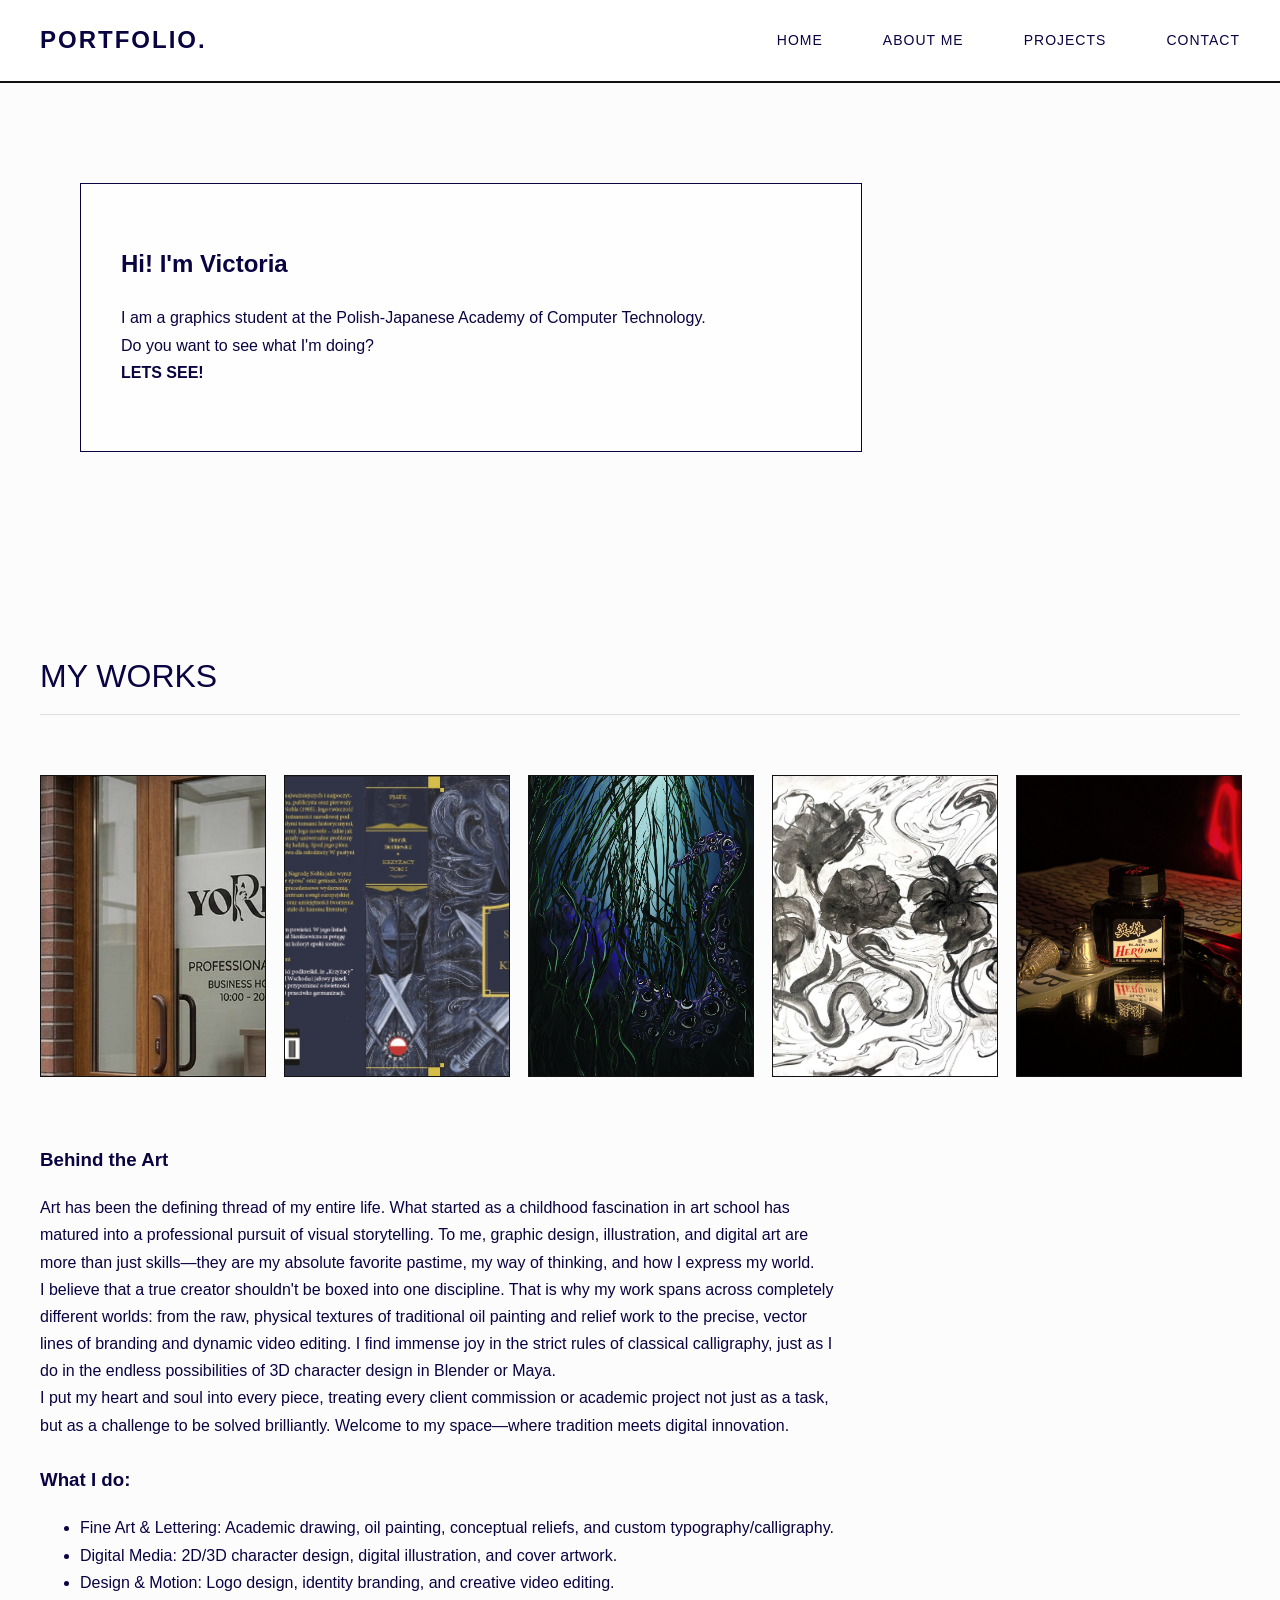
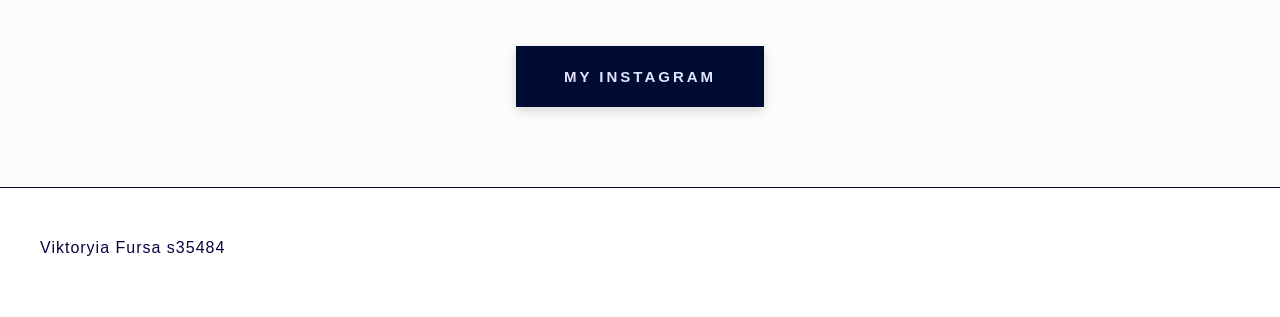
<file: index.html>
<!DOCTYPE html>
<html lang="en">
<head>
    <meta charset="UTF-8">
    <meta name="viewport" content="width=device-width, initial-scale=1.0">
    <title>VICTORIA FURSA - Portfolio</title>
    <link rel="stylesheet" href="style.css">
</head>
<body>
    <header>
        <div class="logo">
            <a href="index.html">PORTFOLIO.</a>
        </div>
        <nav>
            <a href="index.html">Home</a>
            <a href="AboutMe.html">About me</a>
            <a href="projekty.html">Projects</a>
            <a href="contact.html">Contact</a>
        </nav>
    </header>

    <main>
        <section class="hero-sekcja">
            <div class="hero-tekst">
                <h1>Hi! I'm Victoria</h1>
                <p>I am a graphics student at the Polish-Japanese Academy of Computer Technology. <br>Do you want to see what I'm doing? <br><b>LETS SEE!</b></p>
            </div>
        </section>

        <h2>My works</h2>
        <div class="projekty-grid" style="grid-template-columns: repeat(5, 1fr);">
            <a href="projekt/pictures/LOGO/yorkie.jpg" target="_blank">
                <img src="projekt/pictures/LOGO/yorkie.jpg" alt="logo">
            </a>
            <a href="projekt/pictures/cover.jpg" target="_blank">
                <img src="projekt/pictures/cover.jpg" alt="cover">
            </a>
            <a href="projekt/pictures/DA/projektCAcopy.jpg" target="_blank">
                <img src="projekt/pictures/DA/projektCAcopy.jpg" alt="digital art">
            </a>
            <a href="projekt/pictures/RYS/flowers.jpg" target="_blank">
                <img src="projekt/pictures/RYS/flowers.jpg" alt="abstract">
            </a>
            <a href="projekt/pictures/PHOTO/2a.jpg" target="_blank">
                <img src="projekt/pictures/PHOTO/2a.jpg" alt="photo">
            </a>
        </div>
        <h3>Behind the Art</h3>
        <p>Art has been the defining thread of my entire life. What started as a childhood fascination in art school has matured into a professional pursuit of visual storytelling. To me, graphic design, illustration, and digital art are more than just skills—they are my absolute favorite pastime, my way of thinking, and how I express my world. <br>I believe that a true creator shouldn't be boxed into one discipline. That is why my work spans across completely different worlds: from the raw, physical textures of traditional oil painting and relief work to the precise, vector lines of branding and dynamic video editing. I find immense joy in the strict rules of classical calligraphy, just as I do in the endless possibilities of 3D character design in Blender or Maya. <br>I put my heart and soul into every piece, treating every client commission or academic project not just as a task, but as a challenge to be solved brilliantly. Welcome to my space—where tradition meets digital innovation.</p>
<h3>What I do:</h3>
<ul>
    <li>Fine Art & Lettering: Academic drawing, oil painting, conceptual reliefs, and custom typography/calligraphy.</li>
    <li>Digital Media: 2D/3D character design, digital illustration, and cover artwork.</li>
    <li>Design & Motion: Logo design, identity branding, and creative video editing.</li>
</ul>
        <div class="button-kontener">
            <a href="https://www.instagram.com/vicotia_art?igsh=Z2lma2tuZGVoaHN1&utm_source=qr" target="_blank" class="instagram-btn">My instagram</a>
        </div>
    </main>

    <footer>
        <p>Viktoryia Fursa s35484</p>
    </footer>
</body>
</html>
</file>
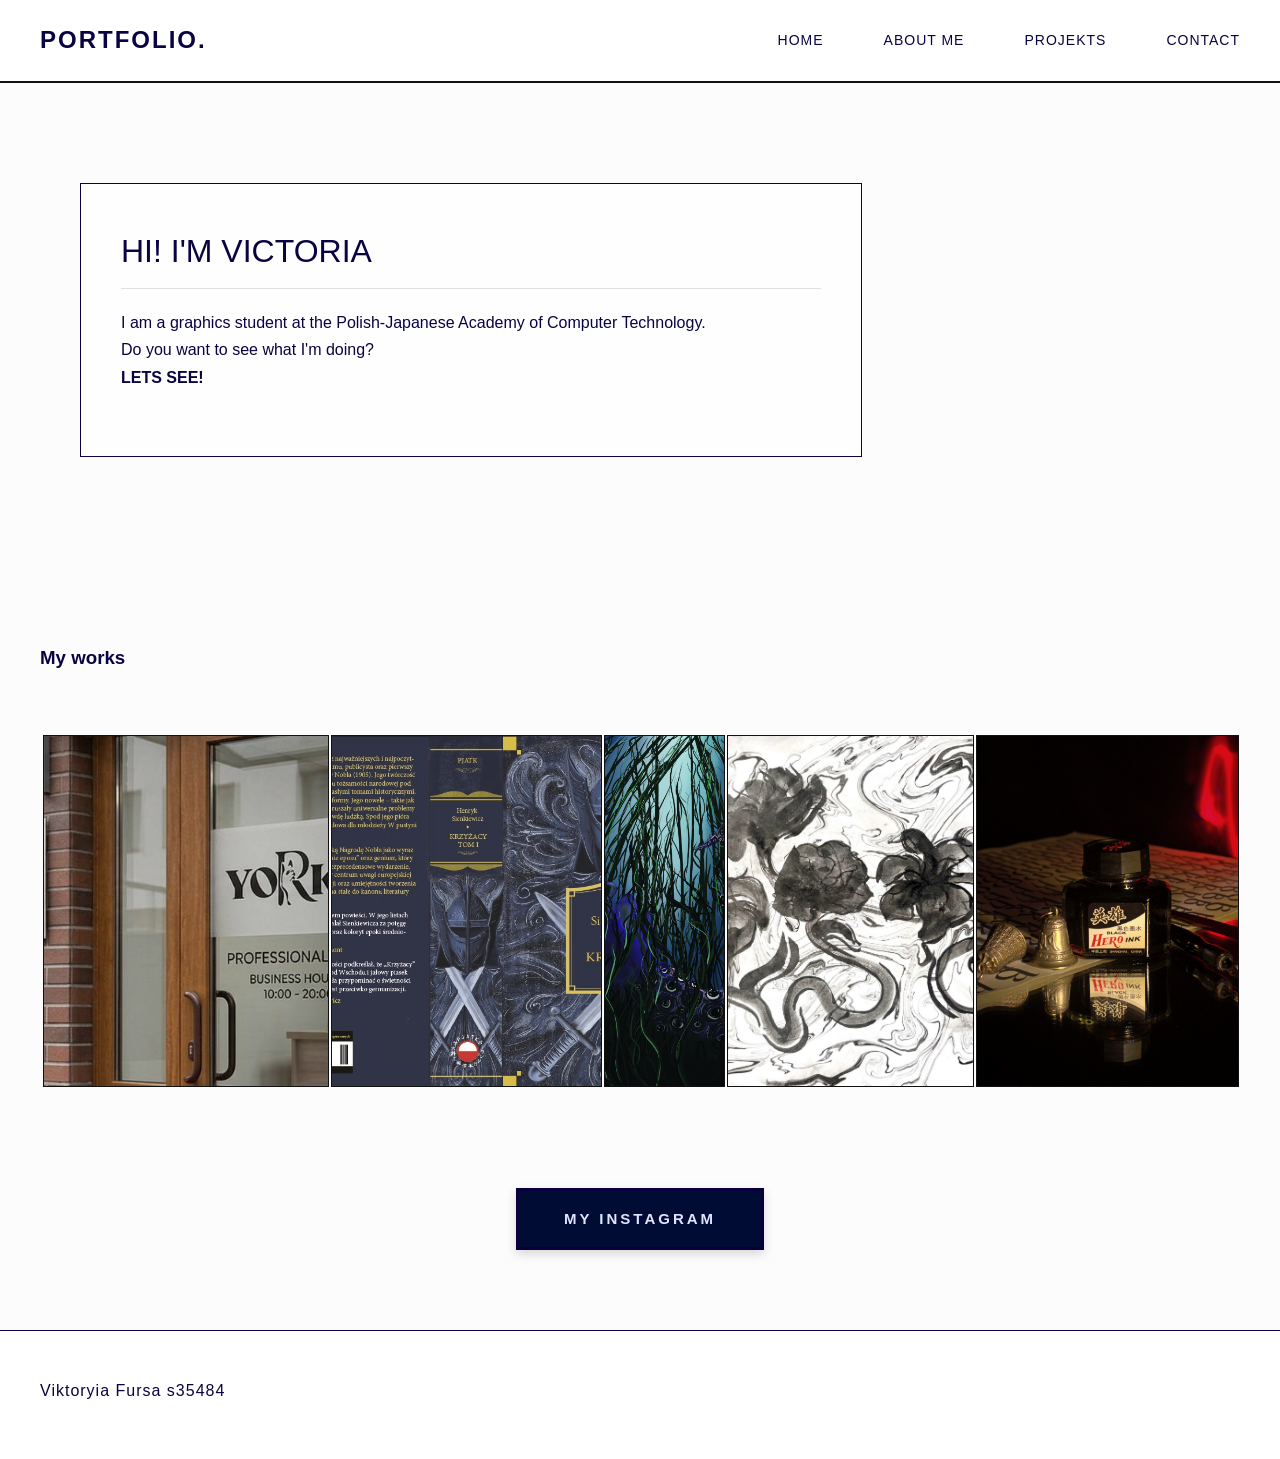
<file: projekt/index.html>
<!DOCTYPE html>
<html lang="en">
<head>
    <meta charset="UTF-8">
    <meta name="viewport" content="width=device-width, initial-scale=1.0">
    <title>VICTORIA FURSA</title>
    <link rel="stylesheet" href="style.css">
</head>
<body>
    <header>
        <div class="logo">
            <a href="index.html">PORTFOLIO.</a>
        </div>
        <nav>
            <a href="index.html">Home</a>
            <a href="AboutMe.html">About me</a>
            <a href="projekty.html">Projekts</a>
            <a href="contact.html">Contact</a>
        </nav>
    </header>

    <main>
         <section class="hero-sekcja">
            <div class="hero-tekst">
        <h2> Hi! I'm Victoria </h2>
        <p>I am a graphics student at the Polish-Japanese Academy of Computer Technology. <br> Do you want to see what I'm doing? <br> <b>LETS SEE!</b> </p>
         </div>
        </section>
        <h3>My works</h3>
        <table class=".galeria-tabela">
            <tr>

                <td>
                    <a href="pictures/LOGO/yorkie.jpg" target="_blank">
                    <img src="pictures/LOGO/yorkie.jpg" alt="logo">
                    </a>
                </td>
                <td>
                    <a href="pictures/cover.jpg" target="_blank">
                    <img src="pictures/cover.jpg" alt="cover">
                    </a>
                </td>
                <td>
                    <a href="pictures/DA/projektCA copy.jpg" target="_blank">
                    <img src="pictures/DA/projektCA copy.jpg" alt="digital art">
                    </a>
                </td>
                <td>
                    <a href="pictures/RYS/flowers.jpg" target="_blank">
                    <img src="pictures/RYS/flowers.jpg" alt="abstract">
                    </a>
                </td>
                <td>
                    <a href="pictures/PHOTO/2a.jpg" target="_blank">
                    <img src="pictures/PHOTO/2a.jpg" alt="photo">
                    </a>
                </td>
                </tr>
        </table>
    <div class="button-kontener">
        <a href="https://www.instagram.com/vicotia_art?igsh=Z2lma2tuZGVoaHN1&utm_source=qr" target="_blank" class="instagram-btn">My instagram</a>
    </div>
    </main>
    <footer>
        <p> Viktoryia Fursa s35484</p>
    </footer>
</body>
</html>
</file>
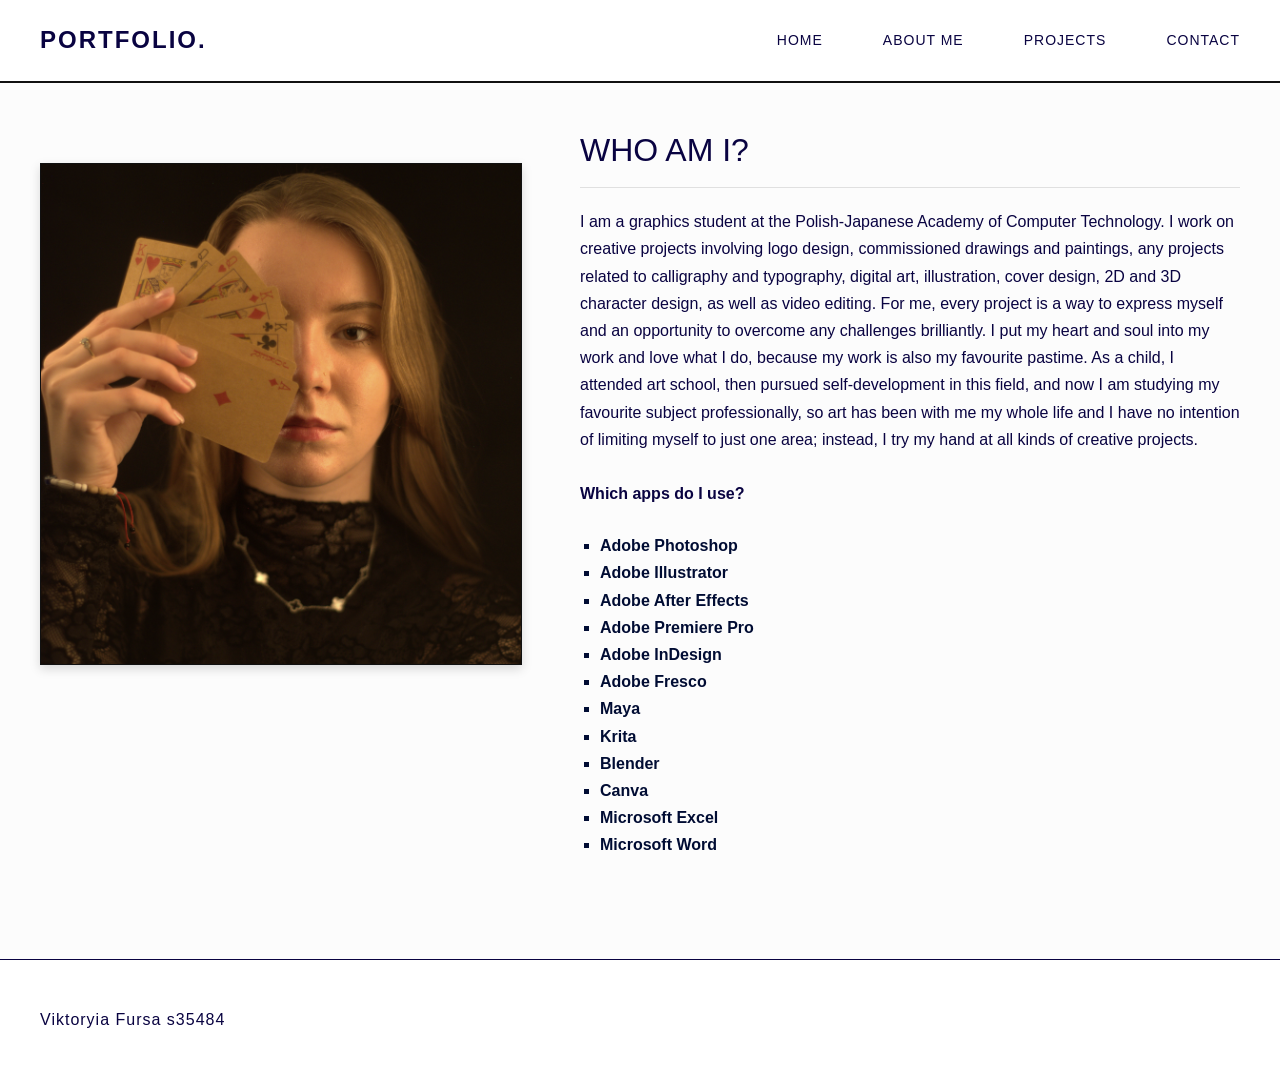
<file: AboutMe.html>
<!DOCTYPE html>
<html lang="en">
<head>
    <meta charset="UTF-8">
    <meta name="viewport" content="width=device-width, initial-scale=1.0">
    <title>About Me - VICTORIA FURSA</title>
    <link rel="stylesheet" href="style.css">
</head>
<body>
    <header>
        <div class="logo">
            <a href="index.html">PORTFOLIO.</a>
        </div>
        <nav>
            <a href="index.html">Home</a>
            <a href="AboutMe.html">About me</a>
            <a href="projekty.html">Projects</a>
            <a href="contact.html">Contact</a>
        </nav>
    </header>

    <main>
        <div class="about-me-section">
            <div class="about-me-foto">
                <a href="projekt/pictures/Me.jpg" target="_blank">
                    <img src="projekt/pictures/Me.jpg" alt="Victoria Fursa">
                </a>
            </div>   
            <div class="about-me-tekst">
                <h2>Who am I?</h2>
                <p>I am a graphics student at the Polish-Japanese Academy of Computer Technology. I work on creative projects involving logo design, commissioned drawings and paintings, any projects related to calligraphy and typography, digital art, illustration, cover design, 2D and 3D character design, as well as video editing. For me, every project is a way to express myself and an opportunity to overcome any challenges brilliantly. I put my heart and soul into my work and love what I do, because my work is also my favourite pastime. As a child, I attended art school, then pursued self-development in this field, and now I am studying my favourite subject professionally, so art has been with me my whole life and I have no intention of limiting myself to just one area; instead, I try my hand at all kinds of creative projects. <br><br><b>Which apps do I use?</b></p>
                <ul class="applist">
                    <li><strong>Adobe Photoshop</strong></li>
                    <li><strong>Adobe Illustrator</strong></li>
                    <li><strong>Adobe After Effects</strong></li>
                    <li><strong>Adobe Premiere Pro</strong></li>
                    <li><strong>Adobe InDesign</strong></li>
                    <li><strong>Adobe Fresco</strong></li>
                    <li><strong>Maya</strong></li>
                    <li><strong>Krita</strong></li>
                    <li><strong>Blender</strong></li>
                    <li><strong>Canva</strong></li>
                    <li><strong>Microsoft Excel</strong></li>
                    <li><strong>Microsoft Word</strong></li>
                </ul>
            </div>      
        </div> 
    </main>

    <footer>
        <p>Viktoryia Fursa s35484</p>
    </footer>
</body>
</html>
</file>
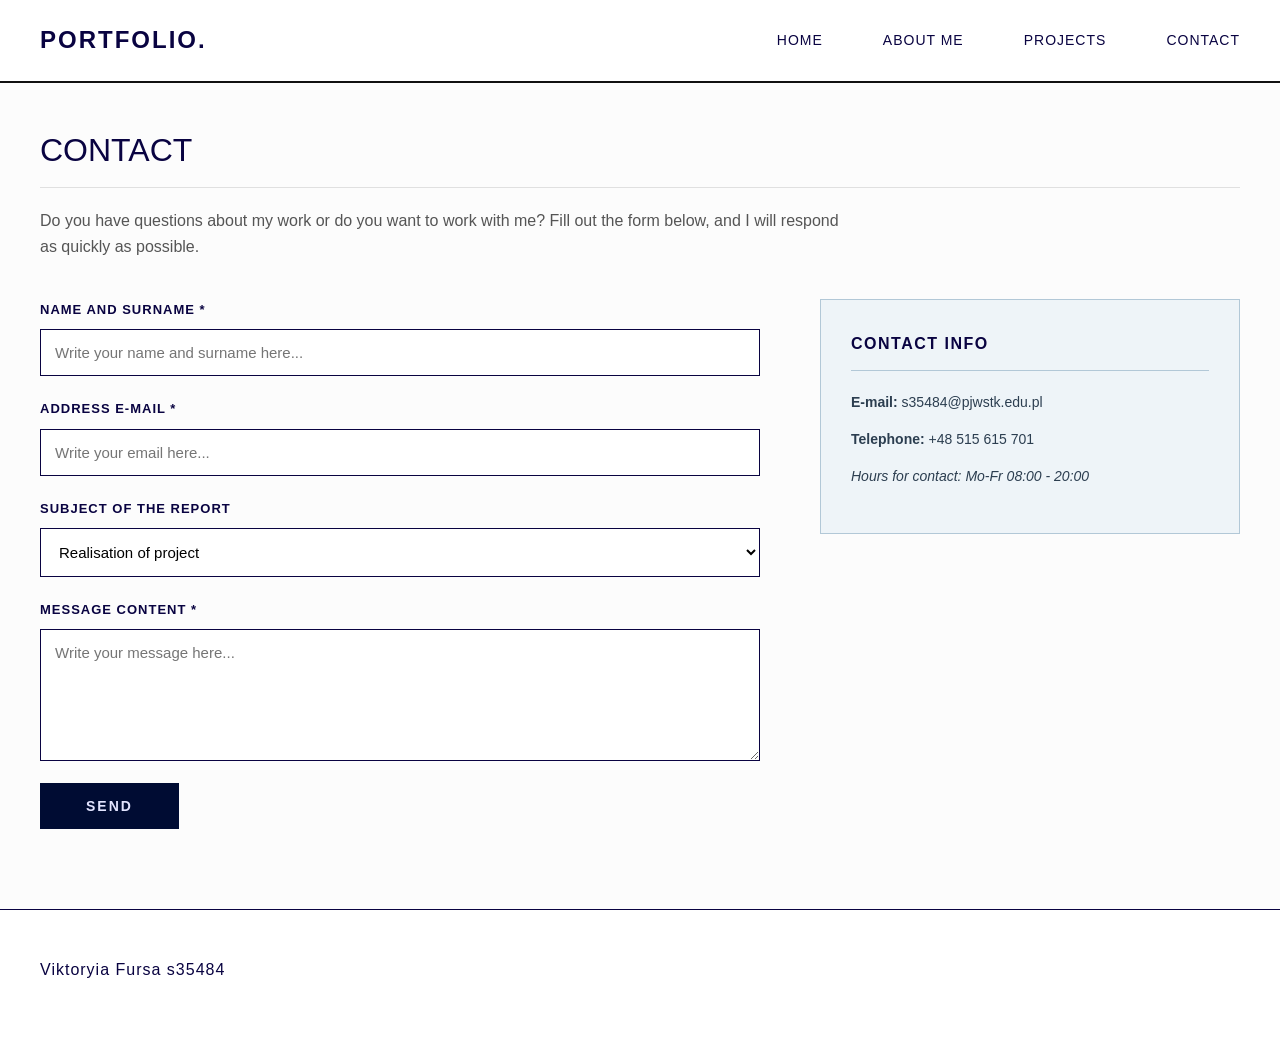
<file: contact.html>
<!DOCTYPE html>
<html lang="en">
<head>
    <meta charset="UTF-8">
    <meta name="viewport" content="width=device-width, initial-scale=1.0">
    <title>Contact - VICTORIA FURSA</title>
    <link rel="stylesheet" href="style.css">
</head>
<body>
    <header>
        <div class="logo">
            <a href="index.html">PORTFOLIO.</a>
        </div>
        <nav>
            <a href="index.html">Home</a>
            <a href="AboutMe.html">About me</a>
            <a href="projekty.html">Projects</a>
            <a href="contact.html">Contact</a>
        </nav>
    </header>

    <main>
        <h2>Contact</h2>
        <p class="contact-start">Do you have questions about my work or do you want to work with me? Fill out the form below, and I will respond as quickly as possible.</p>

        <div class="contact-container">
            <form action="mailto:victoriafursa1@gmail.com" method="POST" class="contact-formularz">
                <div class="form-group">
                    <label for="name">Name and Surname *</label>
                    <input type="text" id="name" name="name" required placeholder="Write your name and surname here...">
                </div>

                <div class="form-group">
                    <label for="email">Address E-mail *</label>
                    <input type="email" id="email" name="email" required placeholder="Write your email here...">
                </div>

                <div class="form-group">
                    <label for="subject">Subject of the report</label>
                    <select id="subject" name="subject">
                        <option value="Work">Realisation of project</option>
                        <option value="Purchase">Purchase of artworks</option>
                        <option value="Questions">Questions</option>
                    </select>
                </div>

                <div class="form-group">
                    <label for="message">Message content *</label>
                    <textarea id="message" name="message" rows="6" required placeholder="Write your message here..."></textarea>
                </div>

                <button type="submit" class="submit-btn">Send</button>
            </form>

            <div class="contact-box">
                <h3>Contact info</h3>
                <p><strong>E-mail:</strong> s35484@pjwstk.edu.pl</p>
                <p><strong>Telephone:</strong> +48 515 615 701</p>
                <p><i>Hours for contact: Mo-Fr 08:00 - 20:00</i></p>
            </div>
        </div>
    </main>

    <footer>
        <p>Viktoryia Fursa s35484</p>
    </footer>
</body>
</html>
</file>
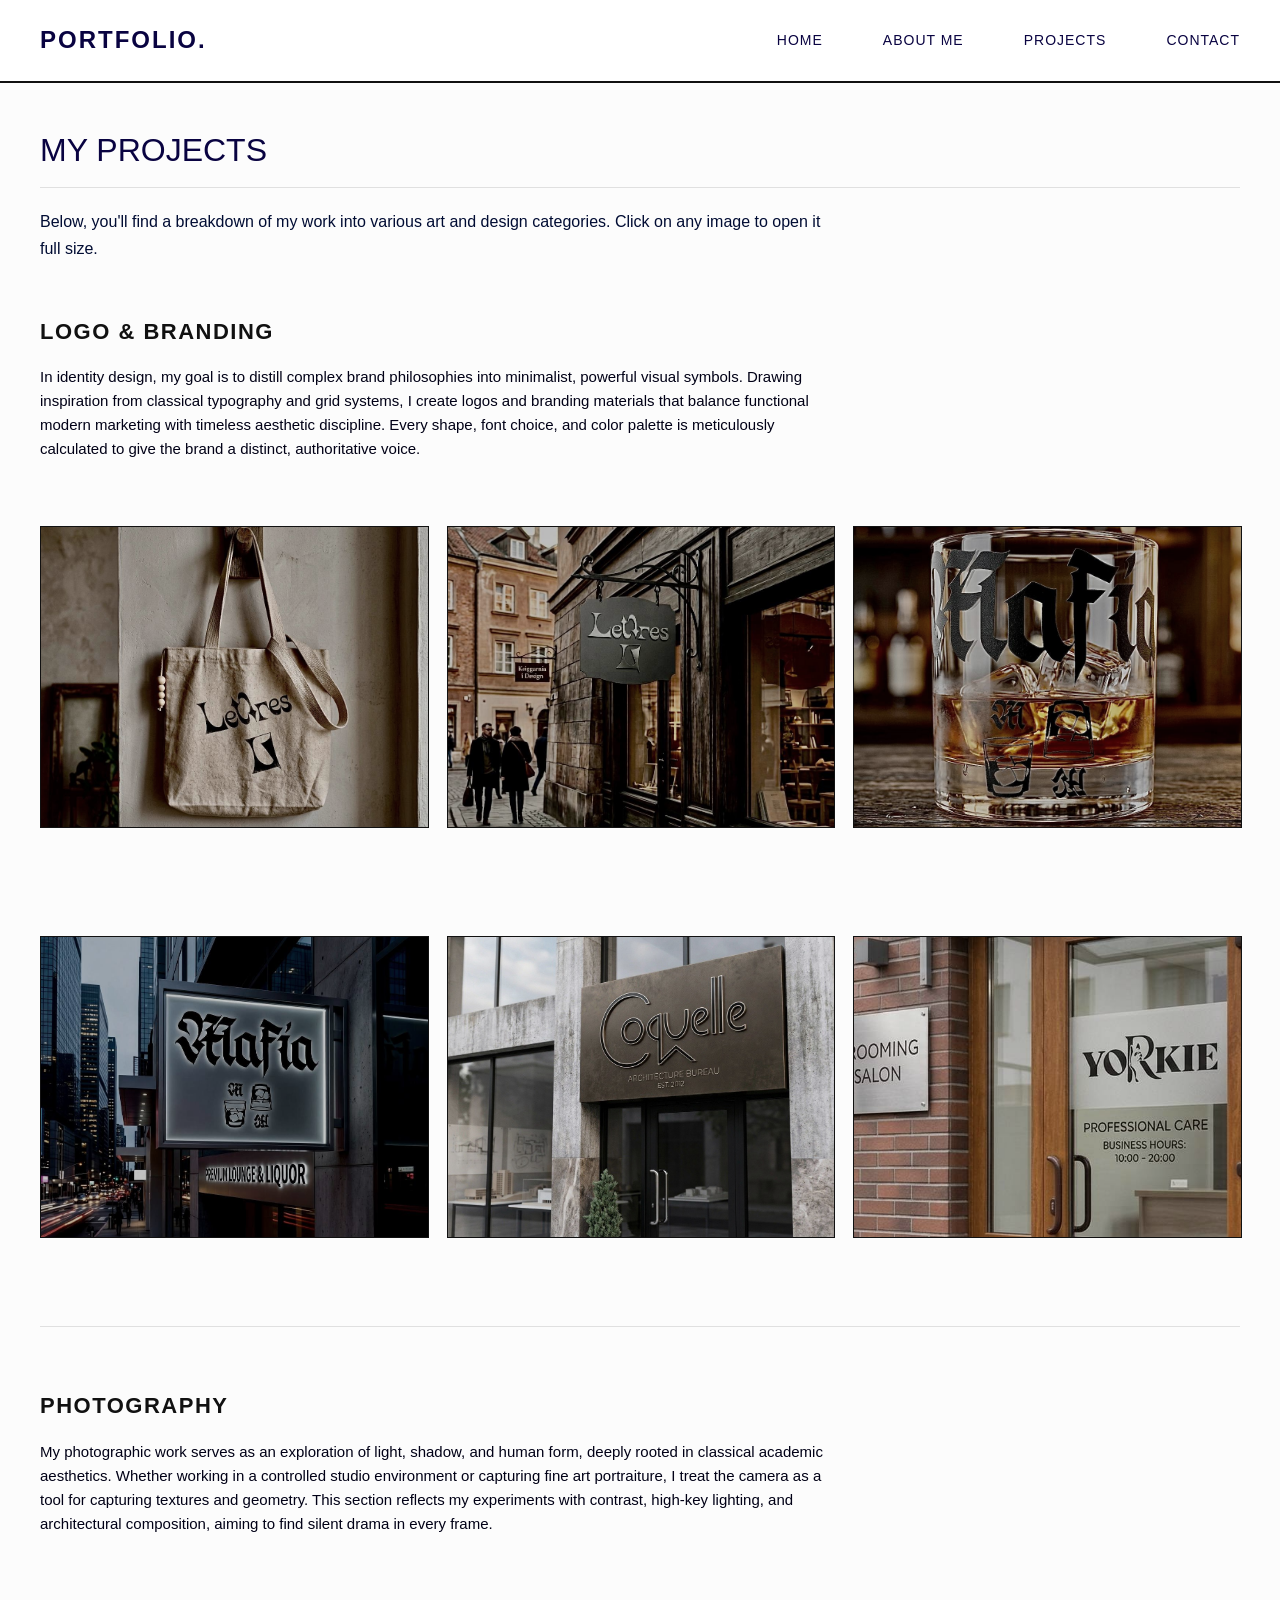
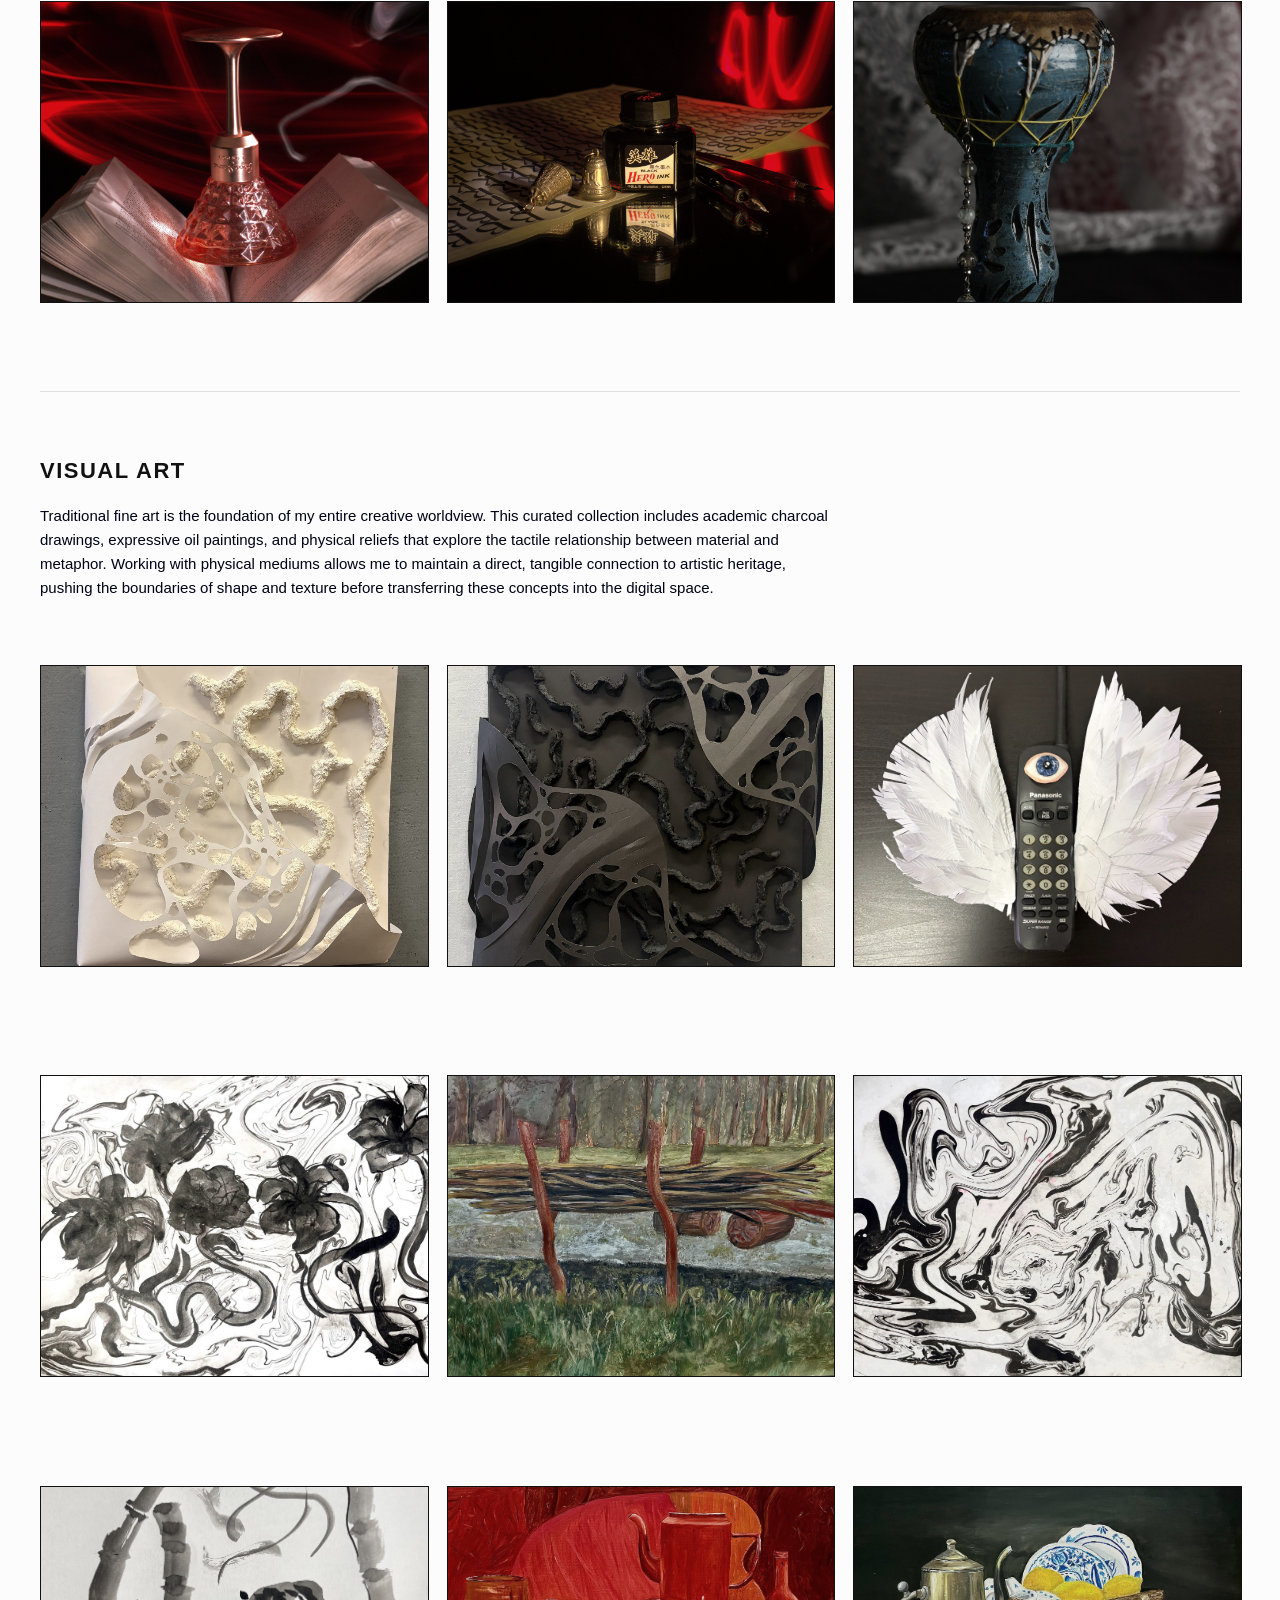
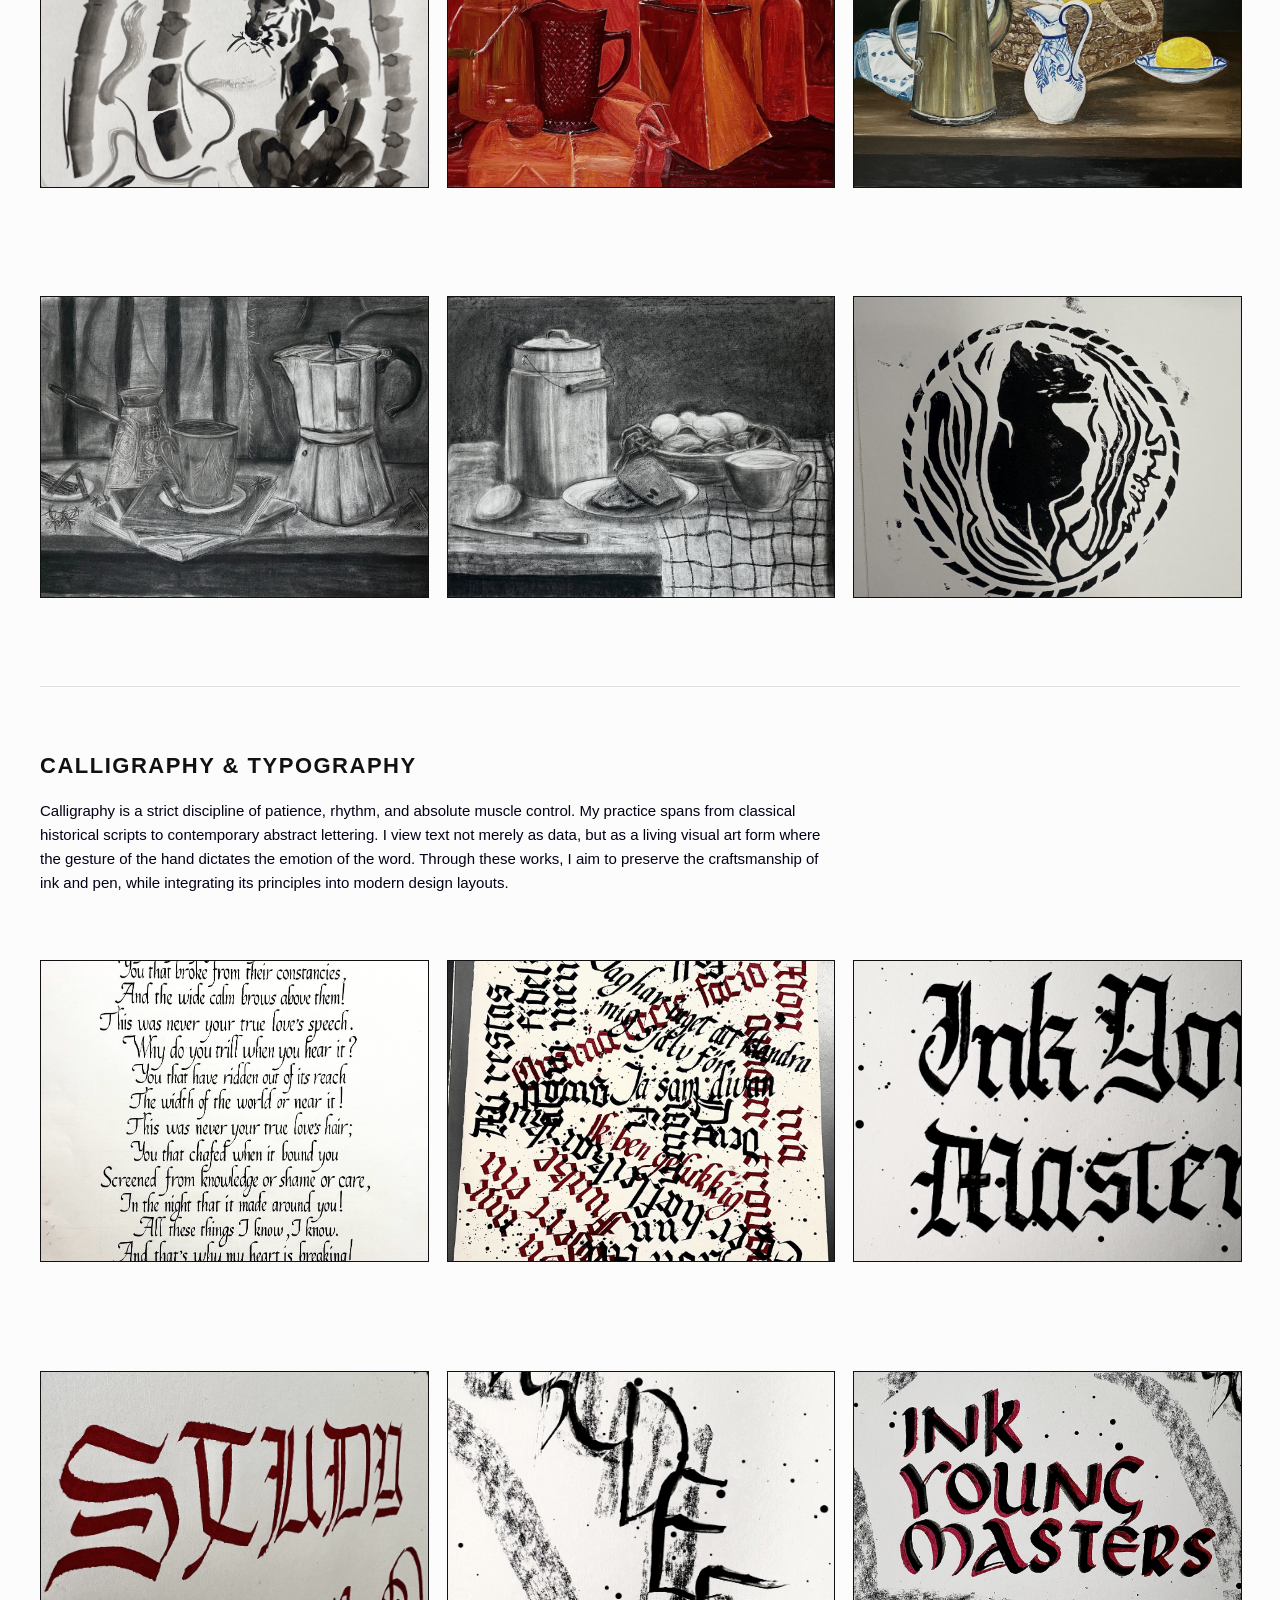
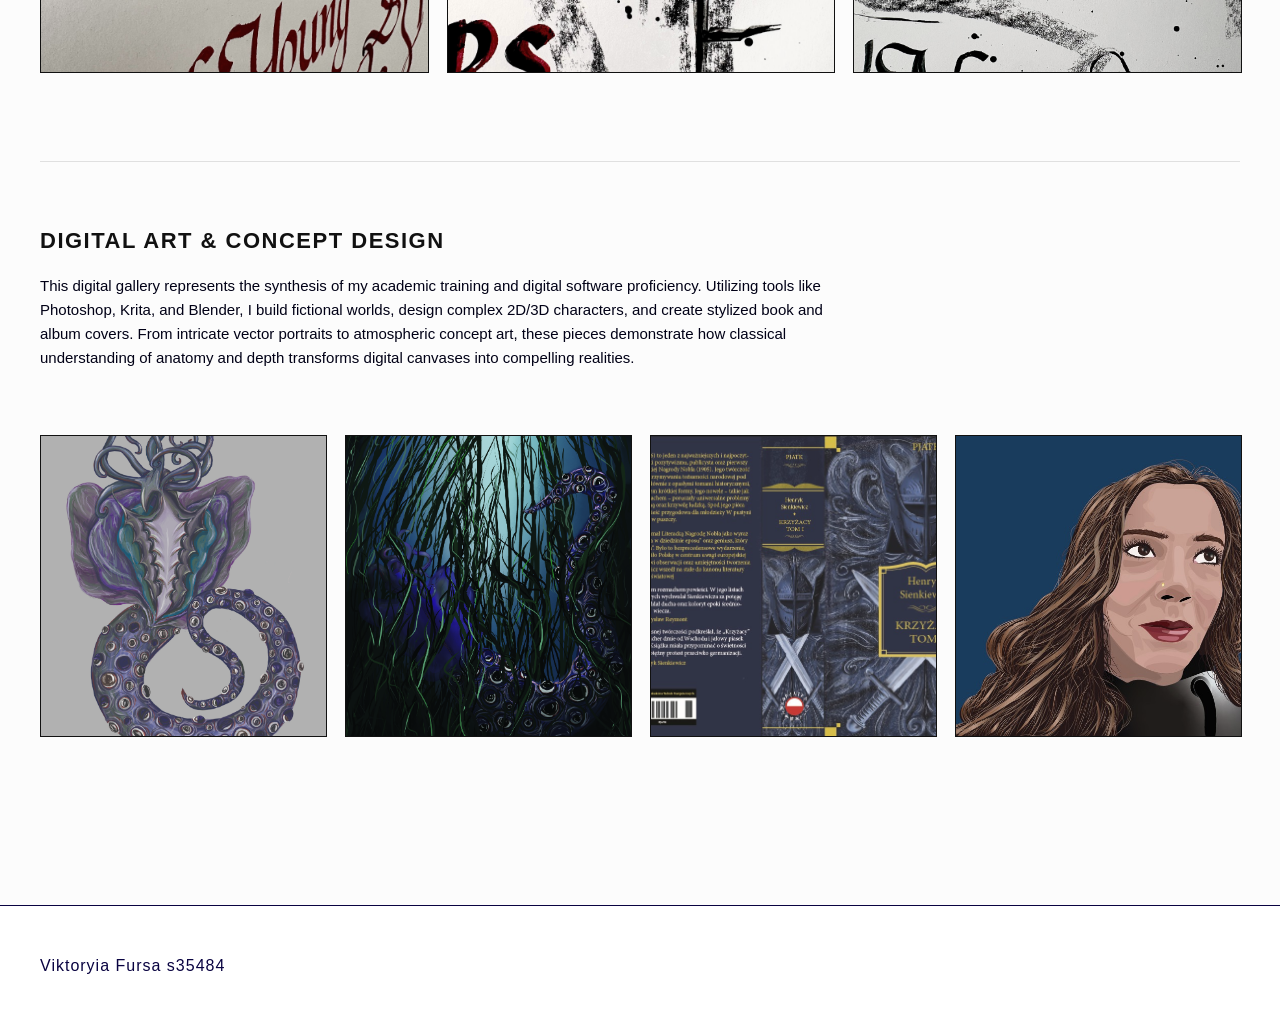
<file: projekty.html>
<!DOCTYPE html>
<html lang="en">
<head>
    <meta charset="UTF-8">
    <meta name="viewport" content="width=device-width, initial-scale=1.0">
    <title>VICTORIA FURSA</title>
    <link rel="stylesheet" href="style.css">
</head>
<body>
    <header>
        <div class="logo">
            <a href="index.html">PORTFOLIO.</a>
        </div>
        <nav>
            <a href="index.html">Home</a>
            <a href="AboutMe.html">About me</a>
            <a href="projekty.html">Projects</a>
            <a href="contact.html">Contact</a>
        </nav>
    </header>

    <main>
        <h2> My projects </h2>
        <p class="wstep-tekst">Below, you'll find a breakdown of my work into various art and design categories. Click on any image to open it full size.</p>
        
        <section class="kategoria-section">
            <h3>Logo & Branding</h3>
            <p class="kategoria-opis">In identity design, my goal is to distill complex brand philosophies into minimalist, powerful visual symbols. Drawing inspiration from classical typography and grid systems, I create logos and branding materials that balance functional modern marketing with timeless aesthetic discipline. Every shape, font choice, and color palette is meticulously calculated to give the brand a distinct, authoritative voice.</p>
            <div class="projekty-grid" style="display: grid; grid-template-columns: repeat(3, 1fr); gap: 20px;">
                 <a href="projekt/pictures/LOGO/photo_2026-06-07_20-11-21.jpg" target="_blank">
                <img src="projekt/pictures/LOGO/photo_2026-06-07_20-11-21.jpg" alt="BookStore">
            </a>
            <a href="projekt/pictures/LOGO/photo_2026-06-07_20-11-28.jpg" target="_blank">
                <img src="projekt/pictures/LOGO/photo_2026-06-07_20-11-28.jpg" alt="BookStore">
            </a>
            <a href="projekt/pictures/LOGO/photo_2026-06-07_20-11-23.jpg" target="_blank">
                <img src="projekt/pictures/LOGO/photo_2026-06-07_20-11-23.jpg" alt="Bar">
            </a>
            <a href="projekt/pictures/LOGO/photo_2026-06-07_20-11-26.jpg" target="_blank">
                <img src="projekt/pictures/LOGO/photo_2026-06-07_20-11-26.jpg" alt="Bar">
            </a>
            <a href="projekt/pictures/LOGO/photo_2026-06-07_20-16-54.jpg" target="_blank">
                <img src="projekt/pictures/LOGO/photo_2026-06-07_20-16-54.jpg" alt="Architect">
            </a>
            <a href="projekt/pictures/LOGO/yorkie.jpg" target="_blank">
                <img src="projekt/pictures/LOGO/yorkie.jpg" alt="GroomingSalon">
            </a>
        </div>
        </section>
         <section class="kategoria-section">
            <h3>Photography</h3>
            <p class="kategoria-opis">My photographic work serves as an exploration of light, shadow, and human form, deeply rooted in classical academic aesthetics. Whether working in a controlled studio environment or capturing fine art portraiture, I treat the camera as a tool for capturing textures and geometry. This section reflects my experiments with contrast, high-key lighting, and architectural composition, aiming to find silent drama in every frame.</p>
            <div class="projekty-grid" style="display: grid; grid-template-columns: repeat(3, 1fr); gap: 20px;">
                <a href="projekt/pictures/PHOTO/1obc.jpg" target="_blank">
                    <img src="projekt/pictures/PHOTO/1obc.jpg" alt="Photo">
                </a>
                <a href="projekt/pictures/PHOTO/2a.jpg" target="_blank">
                    <img src="projekt/pictures/PHOTO/2a.jpg" alt="Photo">
                </a>
                <a href="projekt/pictures/PHOTO/photo.jpg" target="_blank">
                    <img src="projekt/pictures/PHOTO/photo.jpg" alt="Photo">
                </a>
        </div>
        </section>
         <section class="kategoria-section">
            <h3>Visual Art</h3>
            <p class="kategoria-opis">Traditional fine art is the foundation of my entire creative worldview. This curated collection includes academic charcoal drawings, expressive oil paintings, and physical reliefs that explore the tactile relationship between material and metaphor. Working with physical mediums allows me to maintain a direct, tangible connection to artistic heritage, pushing the boundaries of shape and texture before transferring these concepts into the digital space.</p>
            <div class="projekty-grid" style="display: grid; grid-template-columns: repeat(3, 1fr); gap: 20px;">
                <a href="projekt/pictures/RELIEF/photo_2026-01-21_12-05-04.jpg" target="_blank">
                    <img src="projekt/pictures/RELIEF/photo_2026-01-21_12-05-04.jpg" alt="relief">
                </a>
                <a href="projekt/pictures/RELIEF/photo_2026-01-21_12-05-58.jpg" target="_blank">
                    <img src="projekt/pictures/RELIEF/photo_2026-01-21_12-05-58.jpg" alt="Relief">
                </a>
                <a href="projekt/pictures/RELIEF/photo_2026-06-07_21-01-17.jpg" target="_blank">
                    <img src="projekt/pictures/RELIEF/photo_2026-06-07_21-01-17.jpg" alt="Metaphor">
                </a>
                <a href="projekt/pictures/RYS/flowers.jpg" target="_blank">
                    <img src="projekt/pictures/RYS/flowers.jpg" alt="Abstract">
                </a>
                <a href="projekt/pictures/RYS/photo_2026-06-06_20-50-36.jpg" target="_blank">
                    <img src="projekt/pictures/RYS/photo_2026-06-06_20-50-36.jpg" alt="VisualArt">
                </a>
                <a href="projekt/pictures/RYS/photo_2026-06-06_20-51-18.jpg" target="_blank">
                    <img src="projekt/pictures/RYS/photo_2026-06-06_20-51-18.jpg" alt="VisualArt">
                </a>
                <a href="projekt/pictures/RYS/photo_2026-06-06_20-51-22.jpg">
                    <img src="projekt/pictures/RYS/photo_2026-06-06_20-51-22.jpg" alt="VisualArt">
                </a>
                <a href="projekt/pictures/RYS/photo_2026-06-06_20-51-24.jpg" target="_blank">
                    <img src="projekt/pictures/RYS/photo_2026-06-06_20-51-24.jpg" alt="VisualArt">
                </a>
                <a href="projekt/pictures/RYS/photo_2026-06-06_20-51-26.jpg" target="_blank">
                    <img src="projekt/pictures/RYS/photo_2026-06-06_20-51-26.jpg" alt="VisualArt">
                </a>
                <a href="projekt/pictures/RYS/photo_2026-06-06_20-51-28.jpg" target="_blank">
                    <img src="projekt/pictures/RYS/photo_2026-06-06_20-51-28.jpg" alt="VisualArt">
                </a>
                <a href="projekt/pictures/RYS/photo_2026-06-06_20-51-30.jpg" target="_blank">
                    <img src="projekt/pictures/RYS/photo_2026-06-06_20-51-30.jpg" alt="VisualArt">
                </a>
                <a href="projekt/pictures/photo_2026-06-07_21-18-09.jpg" target="_blank">
                    <img src="projekt/pictures/photo_2026-06-07_21-18-09.jpg" alt="Linocute">
                </a>
        </div>
        </section>
         <section class="kategoria-section">
            <h3>Calligraphy & Typography</h3>
            <p class="kategoria-opis">Calligraphy is a strict discipline of patience, rhythm, and absolute muscle control. My practice spans from classical historical scripts to contemporary abstract lettering. I view text not merely as data, but as a living visual art form where the gesture of the hand dictates the emotion of the word. Through these works, I aim to preserve the craftsmanship of ink and pen, while integrating its principles into modern design layouts.</p>
            <div class="projekty-grid" style="display: grid; grid-template-columns: repeat(3, 1fr); gap: 20px;">
               <a href="projekt/pictures/LIT/photo_2026-06-06_20-41-32.jpg" target="_blank">
                <img src="projekt/pictures/LIT/photo_2026-06-06_20-41-32.jpg" alt="Calligraphy">
               </a>
               <a href="projekt/pictures/LIT/photo_2026-06-07_21-01-20.jpg" target="_blank">
                <img src="projekt/pictures/LIT/photo_2026-06-07_21-01-20.jpg" alt="Calligraphy">
               </a>
               <a href="projekt/pictures/LIT/photo_2026-06-07_21-01-22.jpg" target="_blank">
                <img src="projekt/pictures/LIT/photo_2026-06-07_21-01-22.jpg" alt="Calligraphy">
               </a>
               <a href="projekt/pictures/LIT/photo_2026-06-07_21-01-25.jpg" target="_blank">
                <img src="projekt/pictures/LIT/photo_2026-06-07_21-01-25.jpg" alt="Calligraphy">
               </a>
               <a href="projekt/pictures/LIT/photo_2026-06-07_21-02-46.jpg" target="_blank">
                <img src="projekt/pictures/LIT/photo_2026-06-07_21-02-46.jpg" alt="Calligraphy">
               </a>
               <a href="projekt/pictures/LIT/photo_2026-06-07_21-02-49.jpg" target="_blank">
                <img src="projekt/pictures/LIT/photo_2026-06-07_21-02-49.jpg" alt="Calligraphy">
               </a>
        </div>
        </section>
        <section class="kategoria-section">
            <h3>Digital Art & Concept Design</h3>
            <p class="kategoria-opis">This digital gallery represents the synthesis of my academic training and digital software proficiency. Utilizing tools like Photoshop, Krita, and Blender, I build fictional worlds, design complex 2D/3D characters, and create stylized book and album covers. From intricate vector portraits to atmospheric concept art, these pieces demonstrate how classical understanding of anatomy and depth transforms digital canvases into compelling realities.</p>
            <div class="projekty-grid" style="display: grid; grid-template-columns: repeat(4, 1fr); gap: 20px;">
                <a href="projekt/pictures/DA/monstr1copy.jpg" target="_blank">
                    <img src="projekt/pictures/DA/monstr1copy.jpg" alt="Monstr">
                </a>
                <a href="projekt/pictures/DA/projektCAcopy.jpg" target="_blank">
                    <img src="projekt/pictures/DA/projektCAcopy.jpg" alt="ConceptArt">
                </a>
                <a href="projekt/pictures/cover.jpg" target="_blank">
                    <img src="projekt/pictures/cover.jpg" alt="Cover">
                </a>
                <a href="projekt/pictures/art1.jpg" target="_blank">
                    <img src="projekt/pictures/art1.jpg" alt="portrait">
                </a>
        </div>
        </section>
    </main>
    <footer>
        <p> Viktoryia Fursa s35484</p>
    </footer>
</body>
</html>
</file>
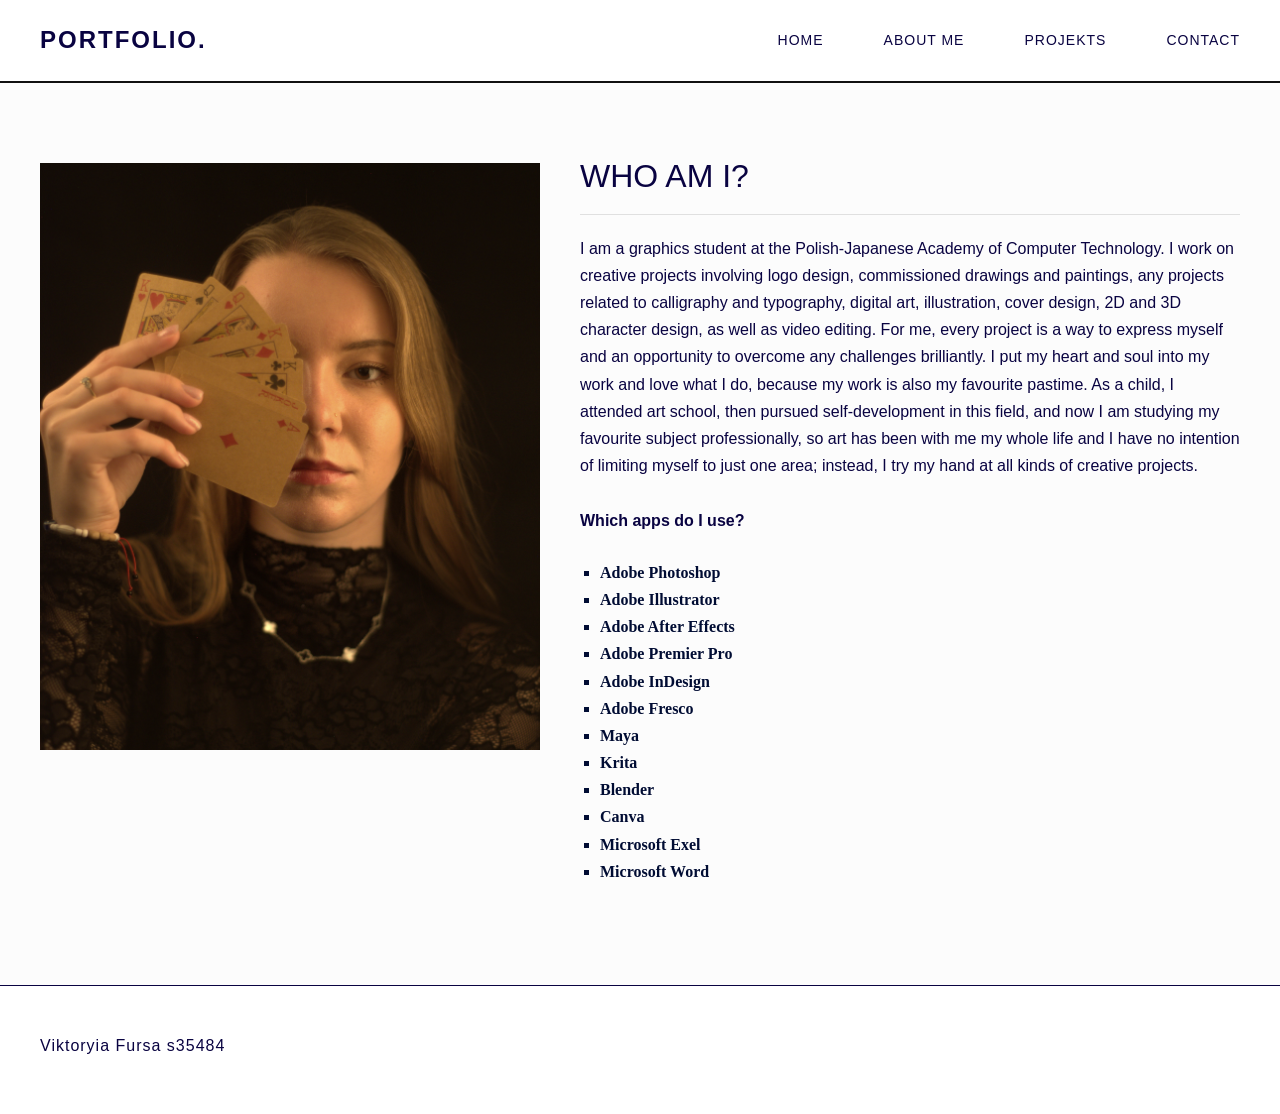
<file: projekt/AboutMe.html>
<!DOCTYPE html>
<html lang="en">
<head>
    <meta charset="UTF-8">
    <meta name="viewport" content="width=device-width, initial-scale=1.0">
    <title>VICTORIA FURSA</title>
    <link rel="stylesheet" href="style.css">
</head>
<body>
    <header>
        <div class="logo">
            <a href="index.html">PORTFOLIO.</a>
        </div>
        <nav>
            <a href="index.html">Home</a>
            <a href="AboutMe.html">About me</a>
            <a href="projekty.html">Projekts</a>
            <a href="contact.html">Contact</a>
        </nav>
    </header>

    <main>
         <div class="about-me-section">
         <div class=".about-me-foto">
           
            <a href="pictures/Me.jpg" target="_blank">
                    <img src="pictures/Me.jpg" alt="Me">
            </a>
        </div>   
         <div class="about-me-tekst">
            <h2> Who am I? </h2>
            <p>I am a graphics student at the Polish-Japanese Academy of Computer Technology. I work on creative projects involving logo design, commissioned drawings and paintings, any projects related to calligraphy and typography, digital art, illustration, cover design, 2D and 3D character design, as well as video editing. For me, every project is a way to express myself and an opportunity to overcome any challenges brilliantly. I put my heart and soul into my work and love what I do, because my work is also my favourite pastime. As a child, I attended art school, then pursued self-development in this field, and now I am studying my favourite subject professionally, so art has been with me my whole life and I have no intention of limiting myself to just one area; instead, I try my hand at all kinds of creative projects. <br> <br> <b> Which apps do I use?</b> </p>
            <ul class="applist">
                <li><strong>Adobe Photoshop</strong></li>
                <li><strong>Adobe Illustrator</strong></li>
                <li><strong>Adobe After Effects</strong></li>
                <li><strong>Adobe Premier Pro</strong></li>
                <li><strong>Adobe InDesign</strong></li>
                <li><strong>Adobe Fresco</strong></li>
                <li><strong>Maya</strong></li>
                <li><strong>Krita</strong></li>
                <li><strong>Blender</strong></li>
                <li><strong>Canva</strong></li>
                <li><strong>Microsoft Exel</strong></li>
                <li><strong>Microsoft Word</strong></li>
            </ul>
        </div>      
        </div> 
             
       </main>
    <footer>
        <p> Viktoryia Fursa s35484</p>
    </footer>
</body>
</html>
</file>
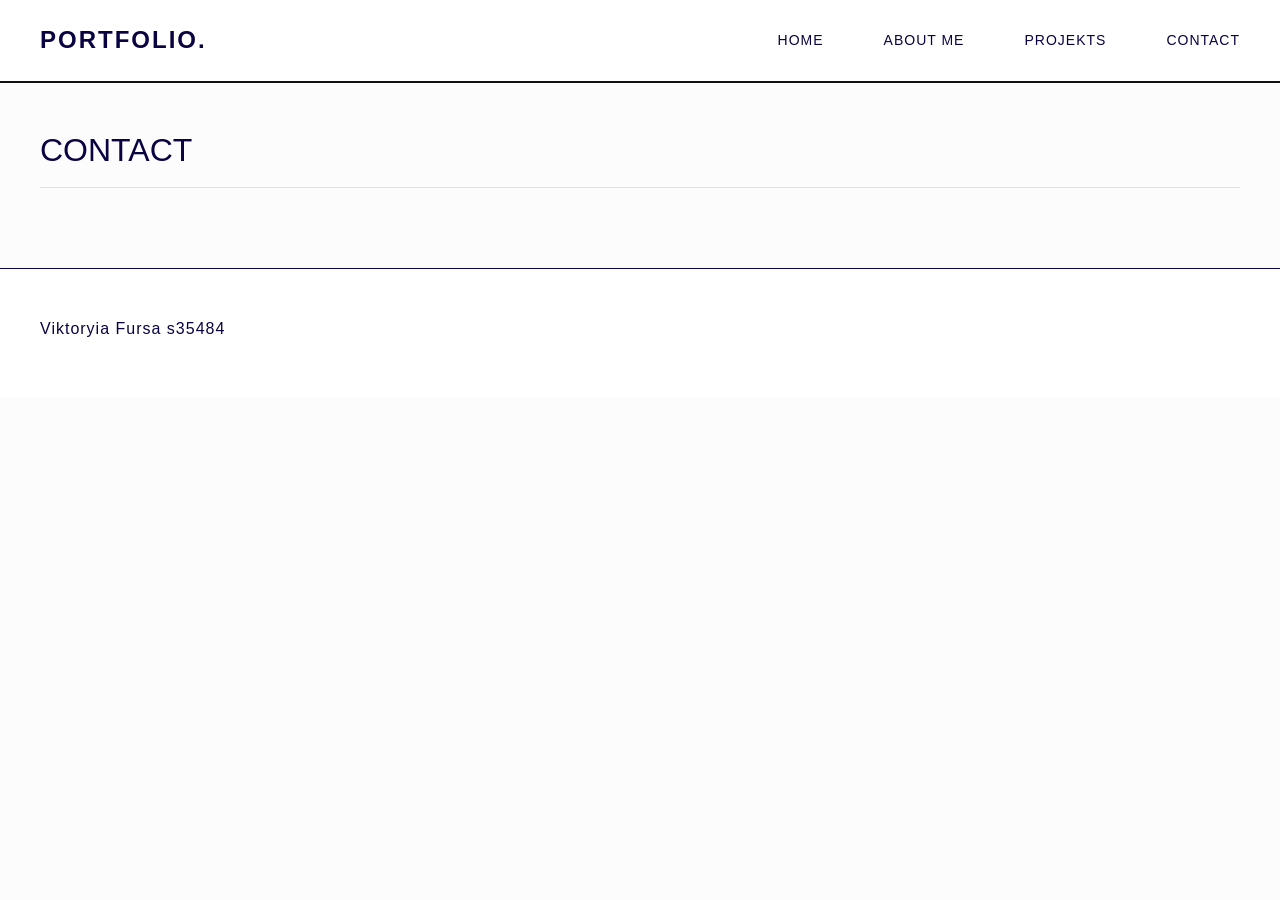
<file: projekt/contact.html>
<!DOCTYPE html>
<html lang="en">
<head>
    <meta charset="UTF-8">
    <meta name="viewport" content="width=device-width, initial-scale=1.0">
    <title>VICTORIA FURSA</title>
    <link rel="stylesheet" href="style.css">
</head>
<body>
    <header>
        <div class="logo">
            <a href="index.html">PORTFOLIO.</a>
        </div>
        <nav>
            <a href="index.html">Home</a>
            <a href="AboutMe.html">About me</a>
            <a href="projekty.html">Projekts</a>
            <a href="contact.html">Contact</a>
        </nav>
    </header>

    <main>
        <h2> Contact </h2>
        <p>  </p>
       
    </main>
    <footer>
        <p> Viktoryia Fursa s35484</p>
    </footer>
</body>
</html>
</file>
<file: style.css>
body {
    color: rgb(9, 3, 65);
    font-family: "Helvetica Neue", Arial, sans-serif;
    background-color: #fcfcfc;
    margin: 0;
    padding: 0;
    line-height: 1.7;
}
main {
    max-width: 1400px;
    margin: 40px auto;
    padding: 0 40px;
}
header {
    color: rgb(9, 3, 65);
    font-weight: bold;
    background-color: #ffffff;
    border-bottom: 2px solid #111111;
    padding: 20px 40px;
    display: flex;
    justify-content: space-between;
    align-items: center;
}
.logo a {
    font-size: 24px;
    font-weight: bold;
    text-transform: uppercase;
    letter-spacing: 2px;
    color: rgb(9, 3, 65);
    text-decoration: none;
}
nav {
    display: flex;
    gap: 30px;
}
nav a {
    color: rgb(9, 3, 65);
    text-decoration: none;
    margin-left: 30px;
    font-size: 14px;
    text-transform: uppercase;
    letter-spacing: 1px;
    font-weight: 500;
}
nav a:hover {
    text-decoration: underline;
}
h2 {
    font-size: 32px;
    font-weight: 300;
    text-transform: uppercase;
    margin-bottom: 20px;
    border-bottom: 1px solid #e0e0e0;
    padding-bottom: 10px;
}
p {
    font-size: 16px;
    max-width: 800px;
    margin-bottom: 25px;
}
img {
    width: 100%;
    max-height: 600px;
    object-fit: cover;
    margin: 40px 0;
    filter: grayscale(20%);
}
.hero-sekcja {
    background-image: linear-gradient(rgba(252, 252, 252, 0.6), rgba(252, 252, 252, 0.6)), url('https://i.pinimg.com/1200x/00/9c/fb/009cfb1c9383d1d1eb56fa7c6a93501e.jpg');
    background-size: cover;
    background-position: center;
    background-repeat: no-repeat;
    min-height: 500px;
    padding: 60px 40px;
    box-sizing: border-box;
}
.hero-tekst {
    background-color: rgba(255, 255, 255, 0.85);
    padding: 40px;
    max-width: 700px;
    border: 1px solid rgb(9, 3, 65);
}
.hero-tekst h2 {
    margin-top: 0;
}
.button-kontener {
    text-align: center;
    margin: 50px 0;
}
.instagram-btn {
    display: inline-block;
    padding: 15px 45px;
    background-color: #000c33;
    color: #e2e4ff;
    text-decoration: none;
    font-size: 15px;
    font-weight: bold;
    text-transform: uppercase;
    letter-spacing: 3px;
    border: 3px solid #000c33;
    box-shadow: 0 4px 10px rgba(0, 0, 0, 0.15);
    transition: all 0.3s ease;
    cursor: pointer;
}
.instagram-btn:hover {
    background-color: #ffffff;
    color: #000c33;
    border: 3px solid #111111;
    box-shadow: 0 6px 15px rgba(0, 0, 0, 0.25);
    transform: translateY(-2px);
}
.about-me-section {
    display: flex;
    flex-direction: row;
    gap: 40px;
    margin: 40px 0;
    align-items: flex-start;
    justify-content: space-between;
    width: 100%;
}
.about-me-foto {
    flex: 0 0 40%;
    max-width: 40%;
}
.about-me-foto img {
    width: 100%;
    height: auto;
    max-height: 500px;
    object-fit: cover;
    border: 1px solid #111111;
    box-shadow: 0 4px 10px rgba(0, 0, 0, 0.15);
}
.about-me-tekst {
    flex: 0 0 55%;
    max-width: 55%;
}
.about-me-tekst h2 {
    margin-top: 0;
}
.applist {
    margin: 20px 0;
    padding-left: 20px;
    list-style-type: square;
}
.applist li {
    font-size: 16px;
    font-family: inherit;
    color: #000c33;
}
.wstep-tekst {
    font-size: 16px;
    color: #000c33;
    margin-bottom: 50px;
}
.kategoria-section {
    margin-bottom: 60px;
    padding-bottom: 40px;
    border-bottom: 1px solid #e0e0e0;
}
.kategoria-section:last-of-type {
    border-bottom: none;
    margin-bottom: 20px;
}
.kategoria-section h3 {
    font-size: 22px;
    font-weight: bold;
    text-transform: uppercase;
    letter-spacing: 1.5px;
    margin-top: 0;
    margin-bottom: 10px;
    color: #111111;
}
.kategoria-opis {
    font-size: 15px;
    color: #010016;
    max-width: 800px;
    margin-bottom: 25px;
    line-height: 1.6;
}
.projekty-grid {
    display: grid;
    grid-template-columns: repeat(3, 1fr);
    gap: 20px;
}
.projekty-grid img {
    width: 100%;
    height: 300px;
    object-fit: cover;
    border: 1px solid #111111;
    cursor: pointer;
    transition: all 0.2s ease;
}
.projekty-grid img:hover {
    opacity: 0.8;
    transform: scale(1.01);
}
.contact-start {
    font-size: 16px;
    color: #555555;
    margin-bottom: 40px;
    line-height: 1.6;
}
.contact-container {
    display: flex;
    align-items: flex-start;
    justify-content: space-between;
    gap: 5%;
    width: 100%;
    margin-top: 20px;
}
.contact-formularz {
    flex: 0 0 60%;
}
.form-group {
    margin-bottom: 22px;
    display: flex;
    flex-direction: column;
}
.form-group label {
    font-size: 13px;
    font-weight: bold;
    text-transform: uppercase;
    letter-spacing: 1px;
    margin-bottom: 8px;
    color: rgb(9, 3, 65);
}
.form-group input[type="text"],
.form-group input[type="email"],
.form-group select,
.form-group textarea {
    width: 100%;
    padding: 14px;
    font-family: inherit;
    font-size: 15px;
    border: 1px solid rgb(9, 3, 65);
    background-color: #ffffff;
    box-sizing: border-box;
    transition: all 0.2s ease;
}
.form-group input:focus,
.form-group select:focus,
.form-group textarea:focus {
    outline: none;
    background-color: #fcfcfc;
    box-shadow: 0 2px 8px rgba(9, 3, 65, 0.08);
}
.form-group textarea {
    resize: vertical;
}
.submit-btn {
    display: inline-block;
    padding: 14px 45px;
    background-color: #000c33;
    color: #e2e4ff;
    border: 1px solid #000c33;
    font-size: 14px;
    font-weight: bold;
    text-transform: uppercase;
    letter-spacing: 2px;
    cursor: pointer;
    transition: all 0.3s ease;
}
.submit-btn:hover {
    background-color: #ffffff;
    color: #000c33;
    border: 1px solid #000c33;
}
.contact-box {
    flex: 0 0 35%;
    background-color: #eef4f8;
    border: 1px solid #b2c8d7;
    padding: 30px;
    box-sizing: border-box;
}
.contact-box h3 {
    margin-top: 0;
    margin-bottom: 20px;
    text-transform: uppercase;
    font-size: 16px;
    letter-spacing: 1.5px;
    color: rgb(9, 3, 65);
    border-bottom: 1px solid #b2c8d7;
    padding-bottom: 12px;
}
.contact-box p {
    font-size: 14px;
    margin-bottom: 15px;
    color: #2c3e50;
    line-height: 1.6;
}
footer {
    background-color: #ffffff;
    border-top: 1px solid rgb(9, 3, 65);
    padding: 30px 40px;
    margin-top: 80px;
    font-size: 13px;
    letter-spacing: 1px;
}
@media (max-width: 768px) {
    .contact-container, .about-me-section {
        flex-direction: column;
        gap: 30px;
    }
    .contact-formularz, .contact-box, .about-me-foto, .about-me-tekst {
        flex: 0 0 100%;
        max-width: 100%;
        width: 100%;
    }
    .projekty-grid, .kategoria-section:last-of-type .projekty-grid {
        grid-template-columns: repeat(2, 1fr);
    }
}
</file>
<file: projekt/style.css>
header {
    color:rgb(9, 3, 65); 
    font-weight: bold;
    background-color: #ffffff;
    border-bottom: 2px solid #111111;
    padding: 20px 40px;
    display: flex;
    justify-content: space-between;
    align-items: center;
} 
body {
    color:rgb(9, 3, 65); 
    font-family: "Helvetica Neue", Arial, sans-serif;
    background-color: #fcfcfc; 
    margin: 0;
    padding: 0;
    line-height: 1.7;
}
nav {
    display: flex;
    gap: 30px;
}
nav a {
    color: rgb(9, 3, 65); 
    text-decoration: none;
    margin-left: 30px;
    font-size: 14px;
    text-transform: uppercase; 
    letter-spacing: 1px;
    font-weight: 500;
    display: flex;
}
nav a:hover {
    text-decoration: underline;
}
main {
    max-width: 1400px; 
    margin: 40px auto;
    padding: 0 40px;
}
.logo a {
    font-size: 24px;
    font-weight: bold;
    text-transform: uppercase;
    letter-spacing: 2px;
    color: rgb(9, 3, 65);
    text-decoration: none;
}
h2 {
    font-size: 32px;
    font-weight: 300;
    text-transform: uppercase;
    margin-bottom: 20px;
    border-bottom: 1px solid #e0e0e0;
    padding-bottom: 10px;
}
p {
    font-size: 16px;
    max-width: 800px; 
    margin-bottom: 25px;
}
img {
    width: 100%;
    max-height: 600px;
    object-fit: cover; 
    margin: 40px 0;
    filter: grayscale(20%); 
}
.content-link {
    color: rgb(9, 3, 65); 
    font-weight: bold;
    text-decoration: underline;
}
footer {
    background-color: #ffffff;
    border-top: 1px solid rgb(9, 3, 65); 
    padding: 30px 40px;
    margin-top: 80px;
    font-size: 13px;
    letter-spacing: 1px;
}
.tabela-uklad {
    width: 100%;
    border-collapse: collapse;
    margin: 40px 0;
}
.tabela-uklad td {
    width: 50%;
    padding: 20px;
    vertical-align: top;
}
.img-mini {
    width: 100%;
    max-height: 400px;
    object-fit: cover;
    margin: 0; 
}
.galeria-tabela {
    width: 100%;
    border-collapse: collapse;
    margin: 40px 0;
}
.galeria-tabela td {
    width: 33.33%; 
    padding: 10px;
    border: none;
    vertical-align: top;
}

.hero-sekcja {
    background-image: linear-gradient(rgba(252, 252, 252, 0.6), rgba(252, 252, 252, 0.6)), url('https://i.pinimg.com/1200x/00/9c/fb/009cfb1c9383d1d1eb56fa7c6a93501e.jpg');
    background-size: cover;
    background-position: center;
    background-repeat: no-repeat;
    min-height: 500px;
    padding: 60px 40px;
    box-sizing: border-box;
}
.hero-tekst {
    background-color: rgba(255, 255, 255, 0.85); 
    padding: 40px;
    max-width: 700px;
    border: 1px solid rgb(9, 3, 65); ; 
}
.hero-tekst h2 {
    margin-top: 0;
}
.galeria {
    display: flex;
    justify-content: space-between;
    gap: 20px;
    margin: 40px 0;
}
td img {
    width: 100%;
    height: 350px;
    object-fit: cover;
    border: 1px solid #111111;
    cursor: pointer;
    transition: opacity 0.2s;
}
td img:hover {
    opacity: 0.8;
    transform: scale(1.01);
}
.button-kontener {
    text-align: center;
    margin: 50px 0;
}
.instagram-btn {
    display: inline-block;
    padding: 15px 45px; /* Внутренние отступы (высота и ширина кнопки) */
    background-color: #000c33; /* Белый фон кнопки */
    color: #e2e4ff; /* Черный цвет текста */
    text-decoration: none; /* Убираем стандартное подчеркивание ссылки */
    font-size: 15px;
    font-weight: bold;
    text-transform: uppercase; /* Все буквы заглавные */
    letter-spacing: 3px; /* Расстояние между буквами */
    border: 3px solid #09003b; /* Толстая черная рамка */
    box-shadow: 0 4px 10px rgba(0, 0, 0, 0.15);
    transition: all 0.3s ease; /* Плавный переход при наведении */
    cursor: pointer;
}
.instagram-btn:hover {
    background-color: #ffffff; /* Черный фон при наведении */
    color: #000c33;
    border: 3px solid #111111; /* Белый текст при наведении */
    box-shadow: 0 6px 15px rgba(0, 0, 0, 0.25);
    transform: translateY(-2px);
}
.about-me-section {
    display: flex;
    flex-direction: row;
    gap: 40px;
    margin: 40px 0;
    align-items: flex-start;
    justify-content: space-between;
    width: 100%;
}
.about-me-foto {
    flex: 0 0 40%;
    max-width: 40%;
} 
.about-me-foto img {
    width: 100%;
    height: auto;
    max-height: 500px;
    object-fit: cover;
    border: 1px solid  #111111;
    box-shadow: 0 4px 10px rgba(0, 0, 0, 0.15);
    transition: opacity 0.2s;
}
.about-me-tekst {
    flex: 0 0 55%;
    max-width: 55%;
}
.about-me-tekst h2 {
    margin-top: o;
}
.applist {
    margin: 20px 0;
    padding-left: 20px;
    list-style-type: square;
}
.applist li {
    font-size: 16px;
   font-family: cursive;
    color: #000c33;

}
.wstep-tekst {
    font-size: 16px;
    color: #555555;
    margin-bottom: 50px;
}
.kategoria-section {
    margin-bottom: 60px;
    padding-bottom: 40px;
    border-bottom: 1px solid #e0e0e0;
}
.kategoria-section:last-of-type {
    border-bottom: none;
    margin-bottom: 20px;
}
.kategoria-section h3 {
    font-size: 22px;
    font-weight: bold;
    text-transform: uppercase;
    letter-spacing: 1.5px;
    margin-top: 0;
    margin-bottom: 10px;
    color: #111111;
}
.kategoria-opis {
    font-size: 15px;
    color: #08007c;
    max-width: 800px; 
    margin-bottom: 25px;
    line-height: 1.6;
}
.projekty-grid {
    display: grid;
    grid-template-columns: repeat(3, 1fr); 
    gap: 20px; 
}
.projekty-grid img {
    width: 100%;
    height: 300px; 
    object-fit: cover; 
    border: 1px solid #111111; 
    cursor: pointer;
    transition: all 0.2s ease;
}
.projekty-grid img:hover {
    opacity: 0.8;
    transform: scale(1.01); 
}
</file>
